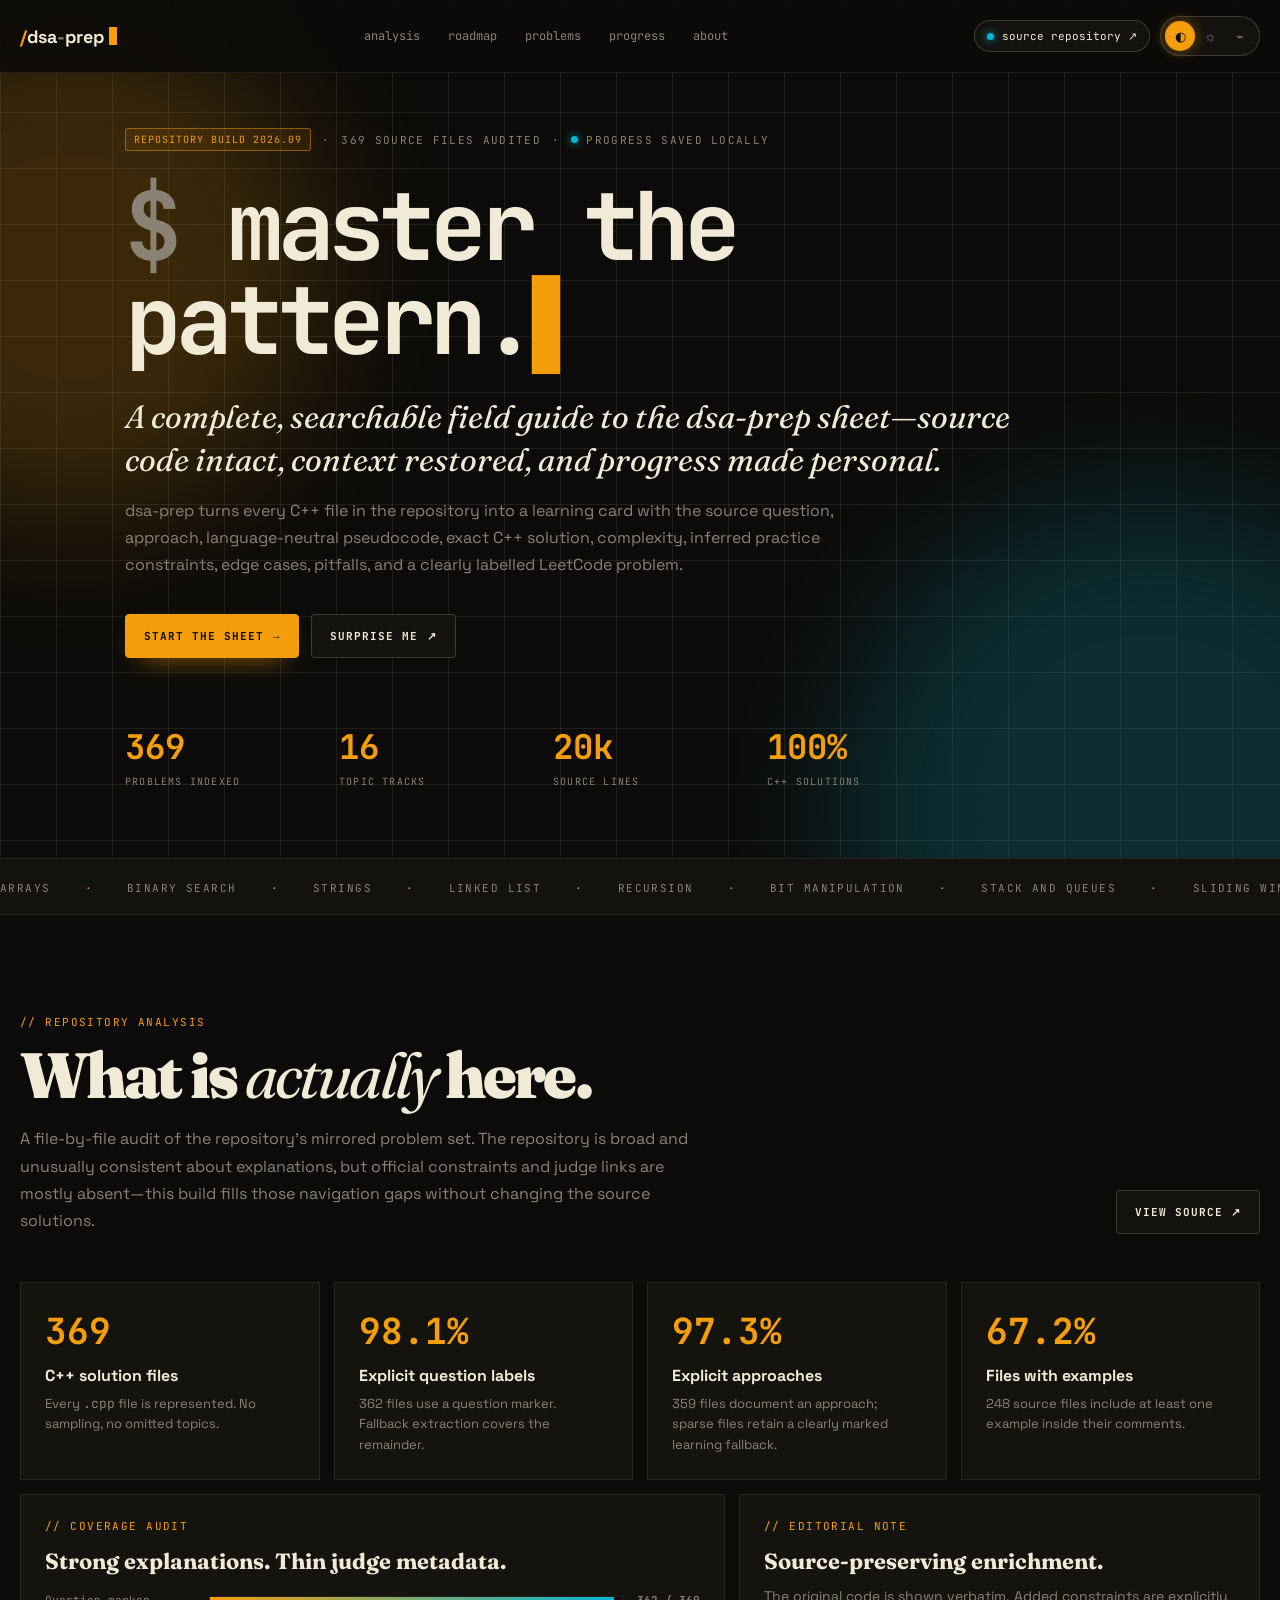
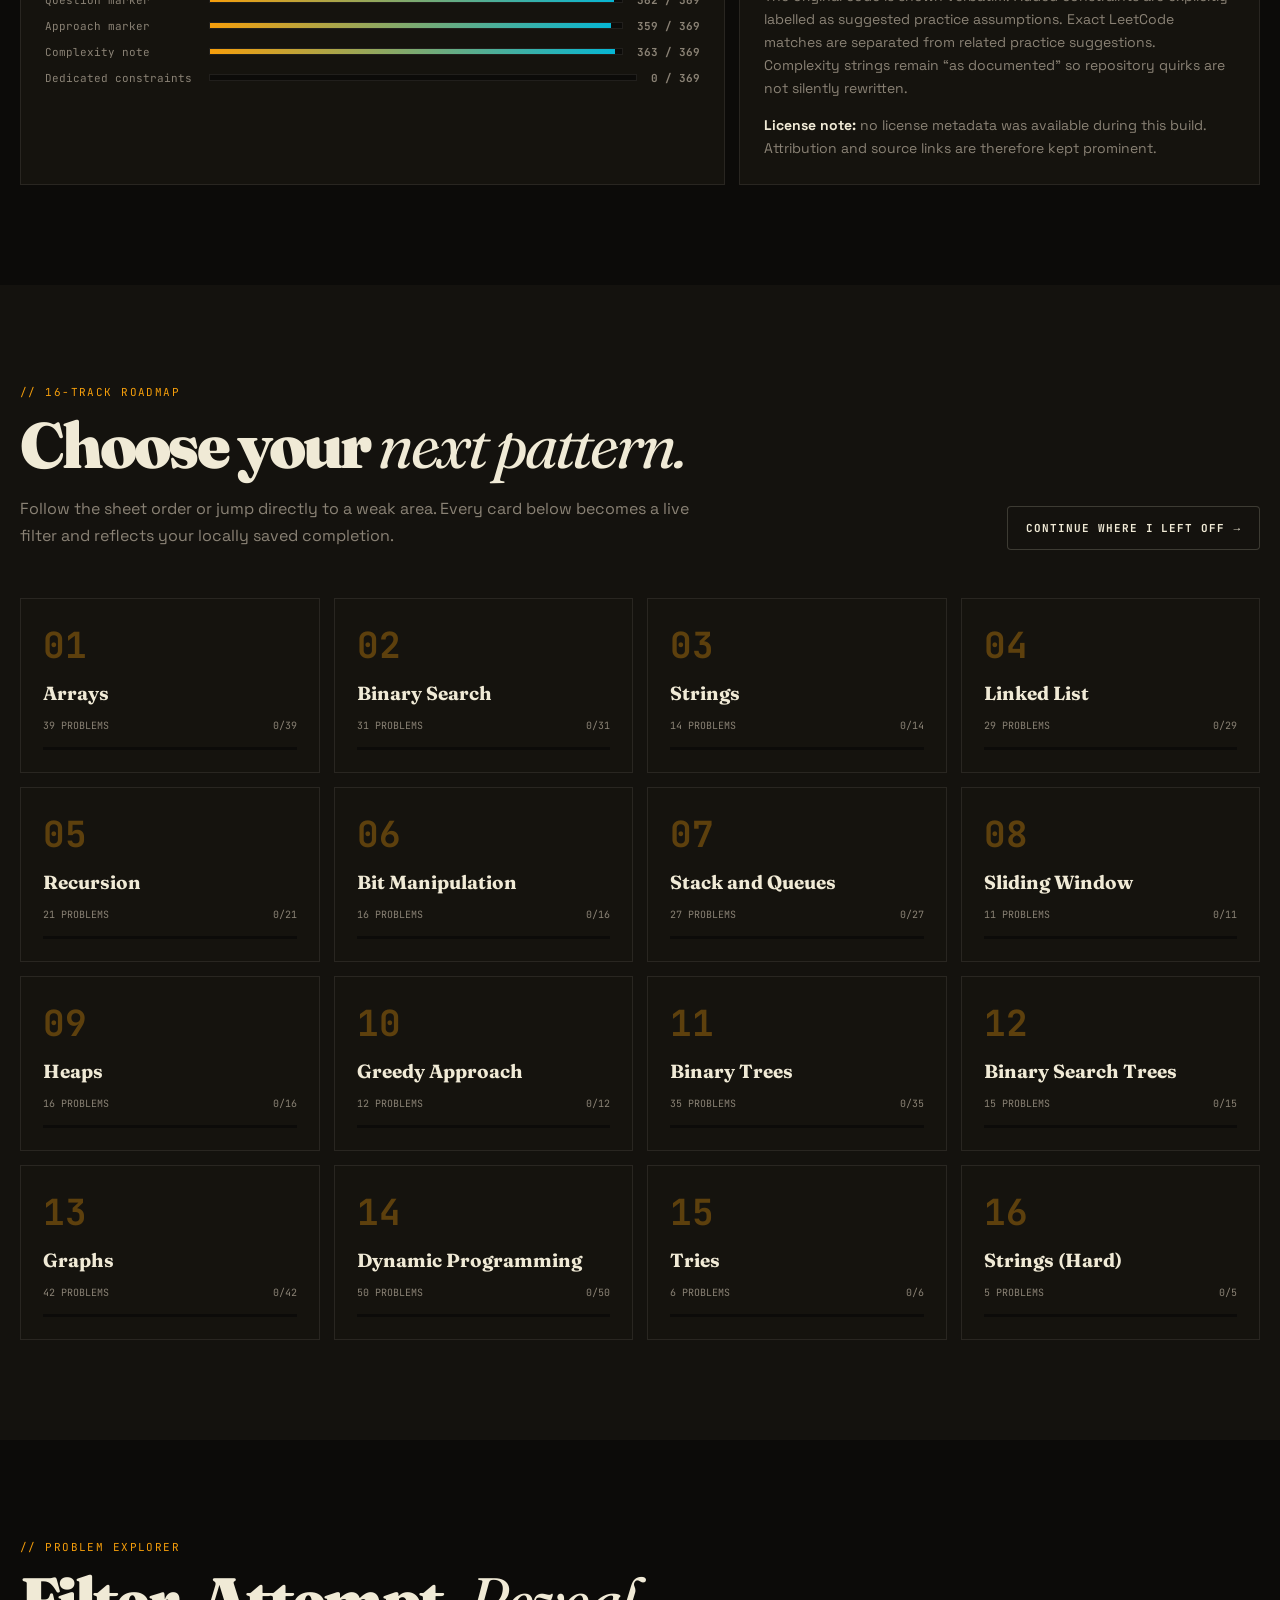
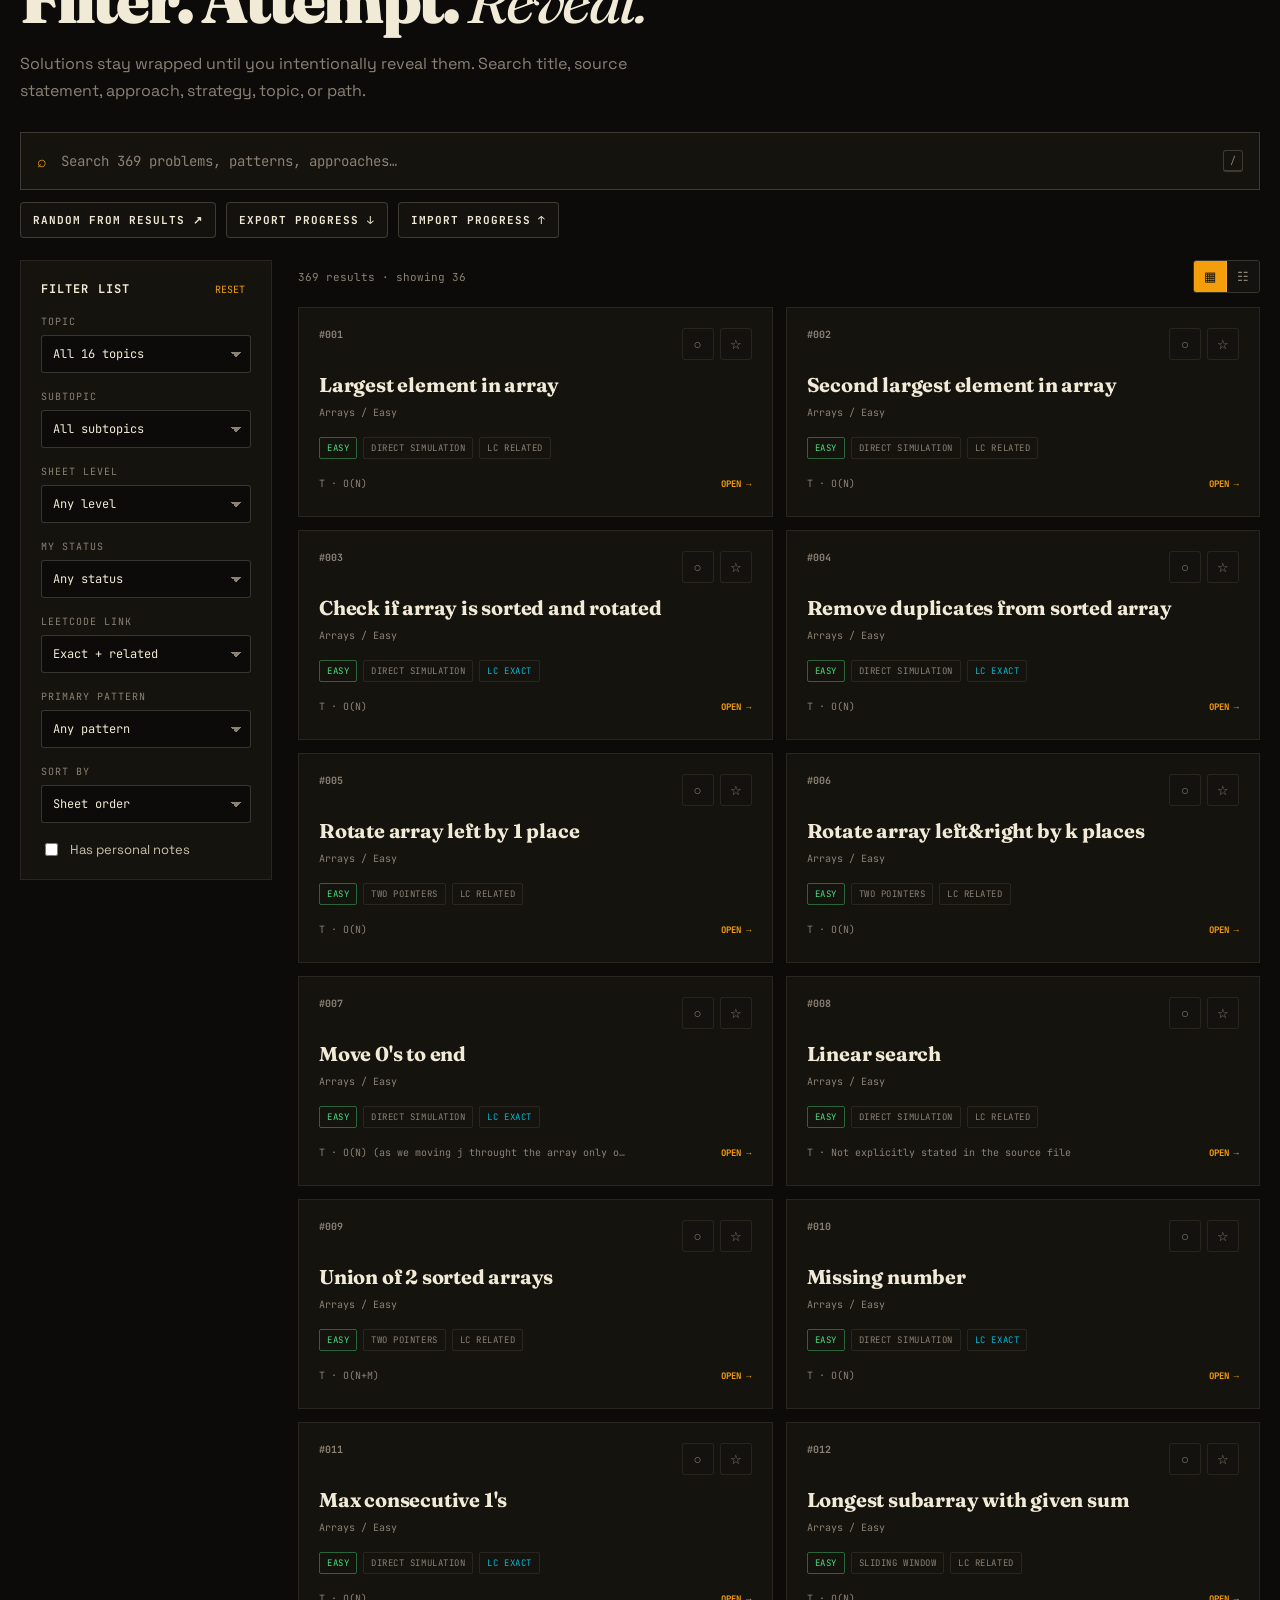
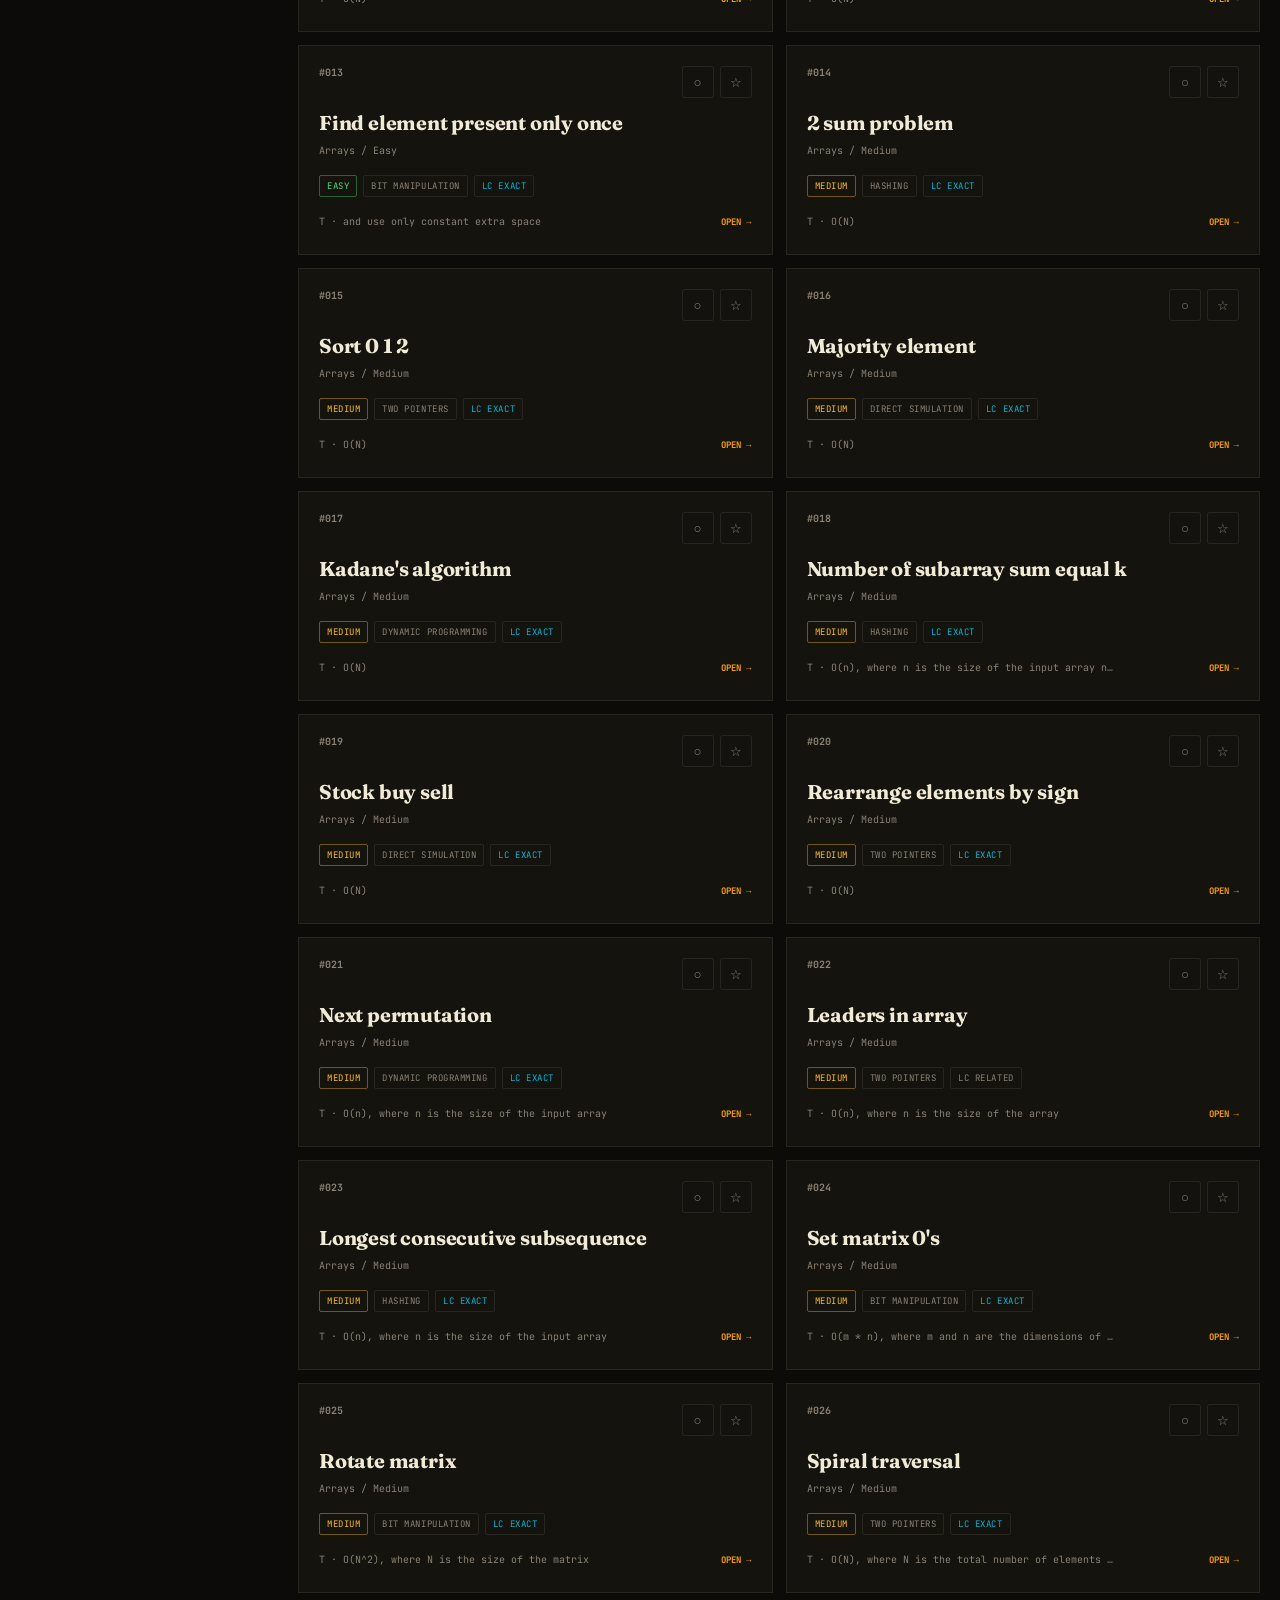
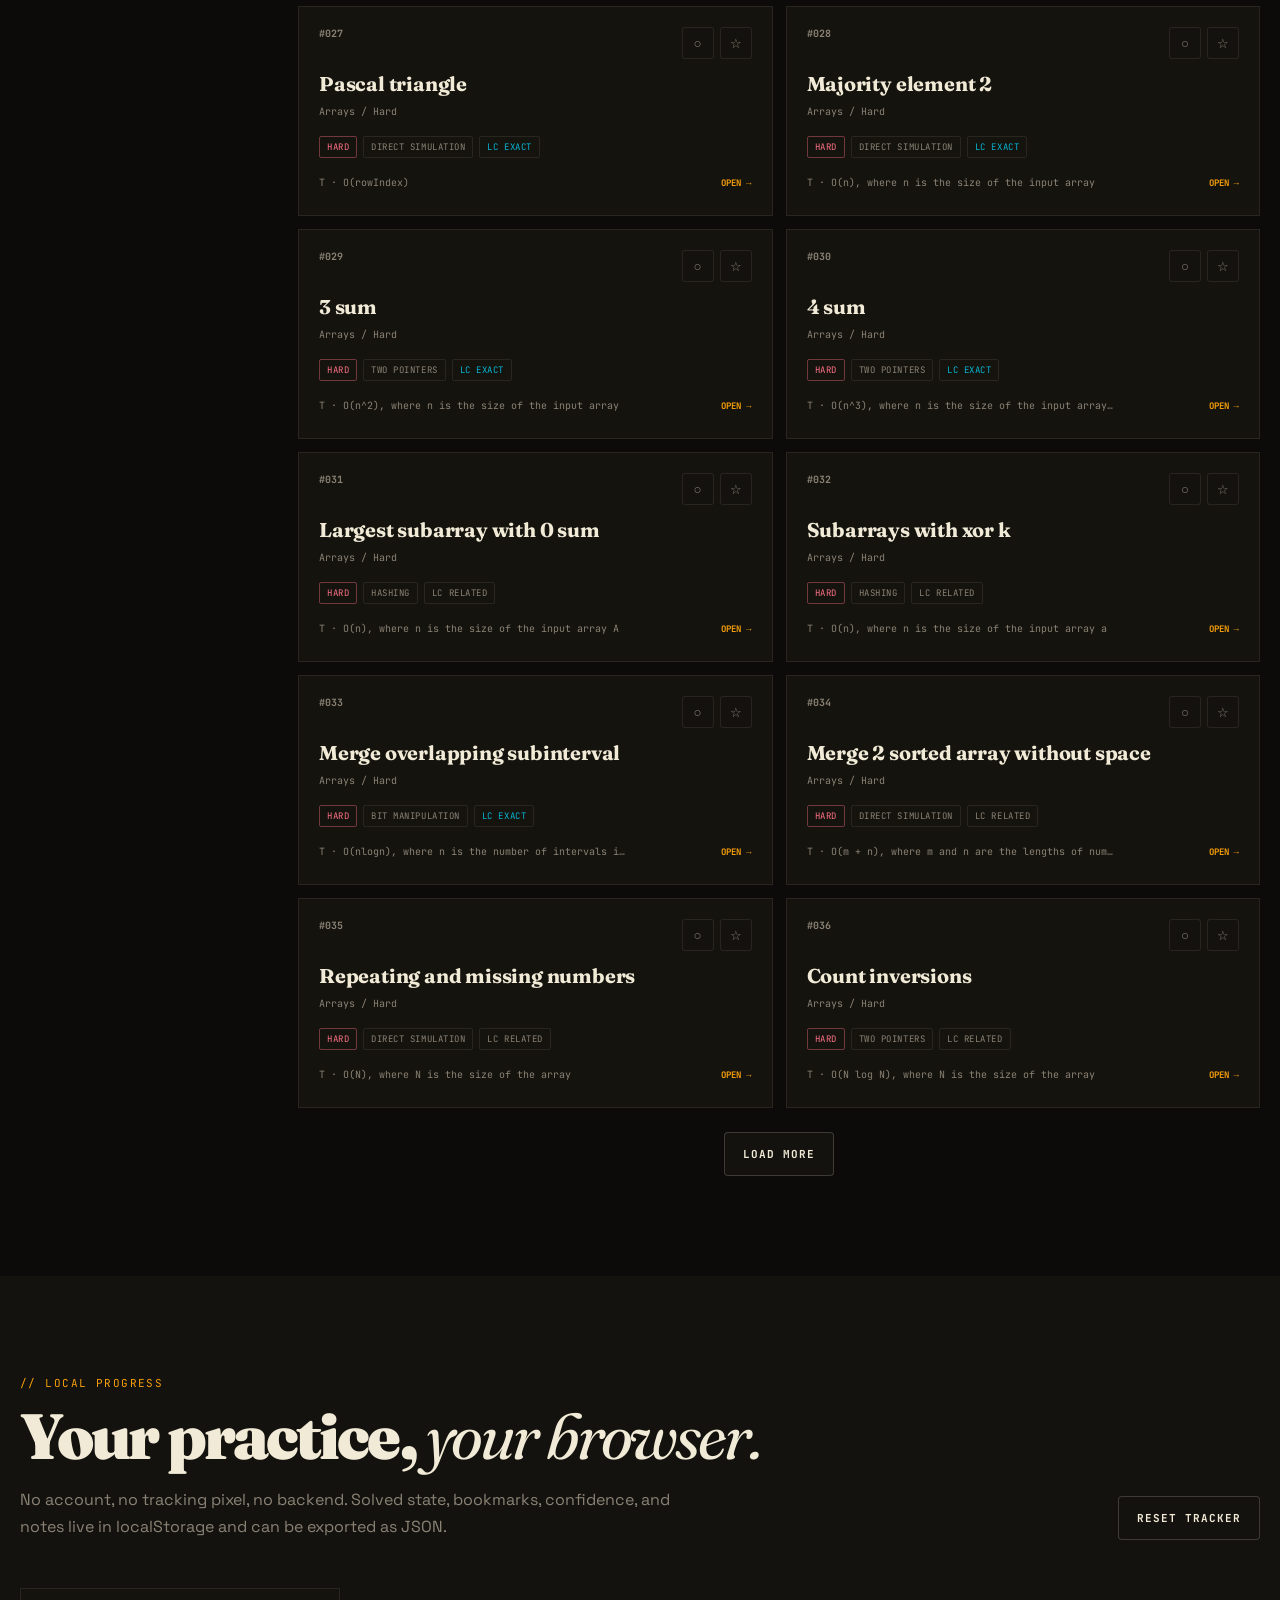
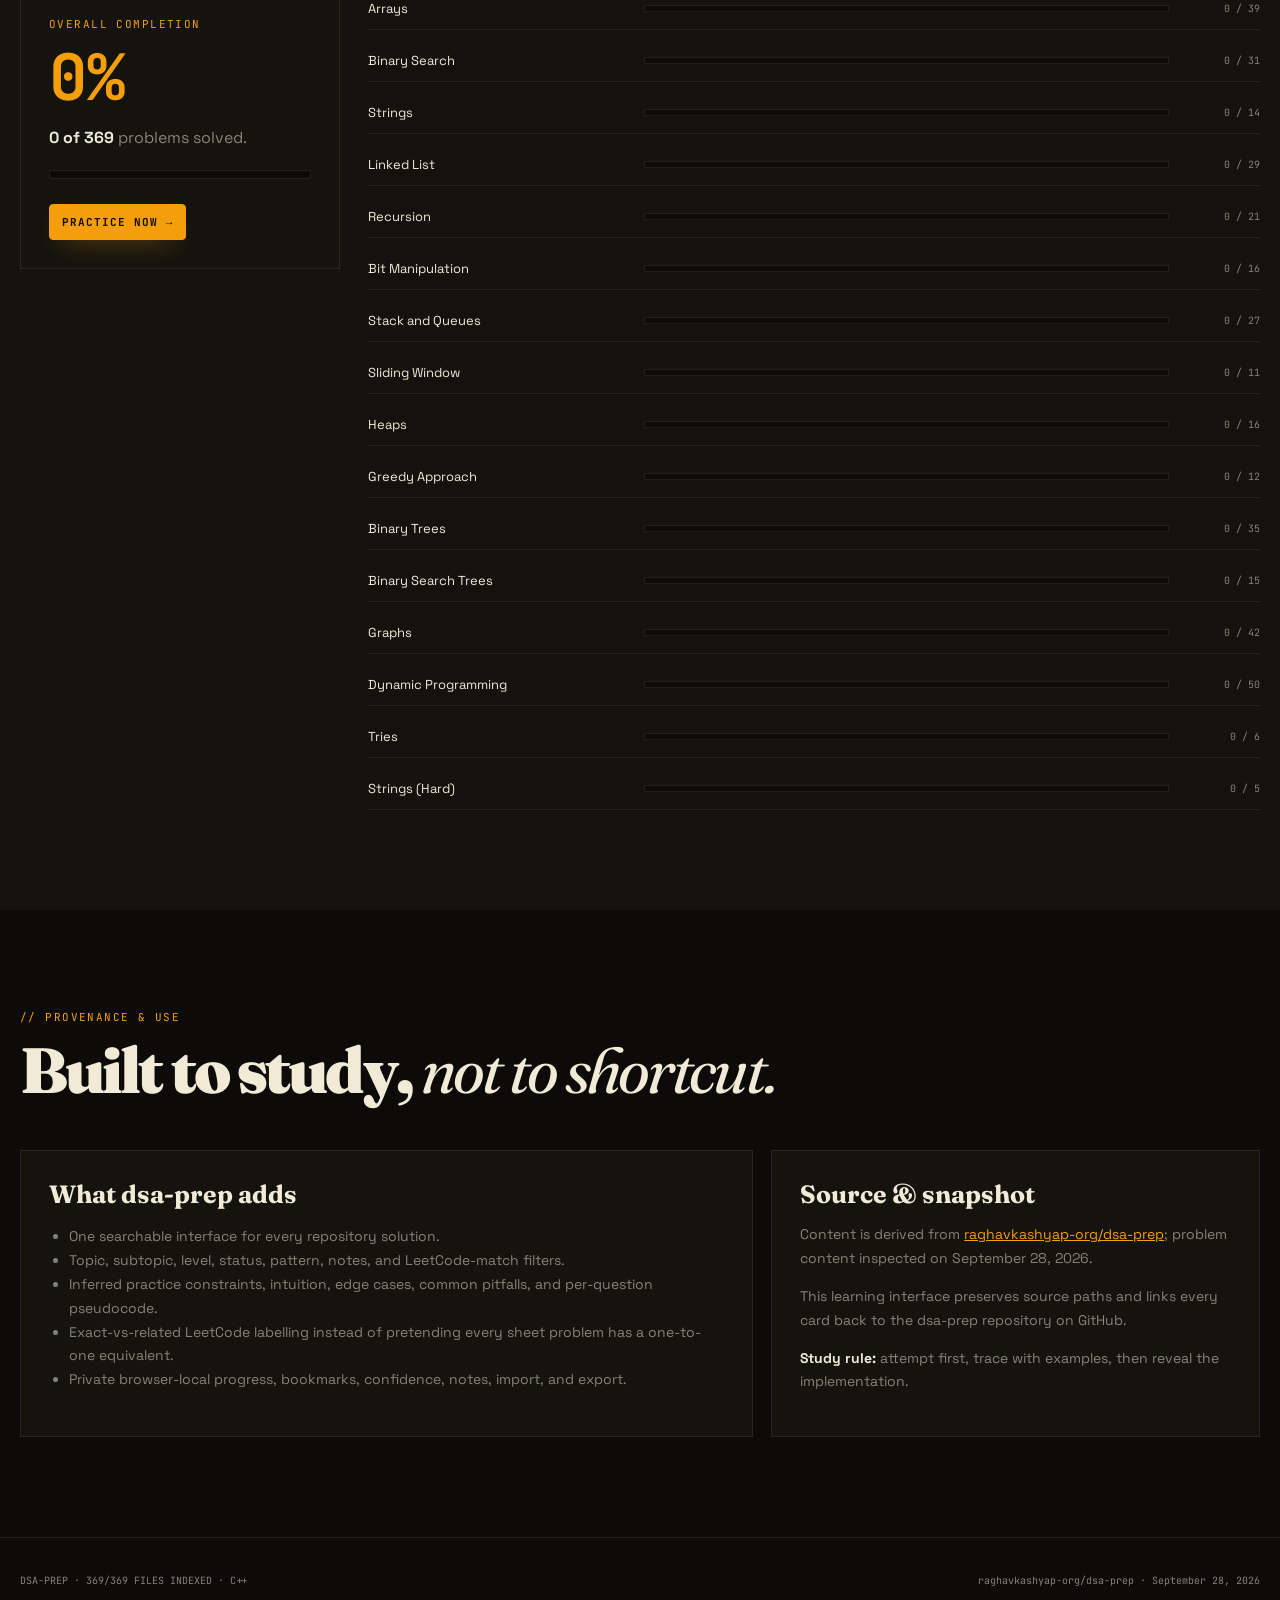
<file: src/index.html>
<!doctype html>
<html lang="en" data-theme="dark">
  <head>
    <meta charset="utf-8" />
    <meta name="viewport" content="width=device-width,initial-scale=1" />
    <meta
      name="description"
      content="A complete searchable learning interface for all 369 C++ solutions in the raghavkashyap-org/dsa-prep repository."
    />
    <meta name="color-scheme" content="dark light" />
    <title>dsa-prep — 369 DSA Problems, Explained</title>
    <link rel="stylesheet" href="styles/fonts.css" />
    <link rel="stylesheet" href="styles/themes.css" />
    <link rel="stylesheet" href="styles/base.css" />
    <link rel="stylesheet" href="styles/components.css" />
  </head>
  <body>
    <div class="progress-bar" id="readingProgress"></div>
    <header class="topbar">
      <nav class="shell nav">
        <a class="brand" href="#home"
          ><span class="slash">/</span>dsa<span class="dim">-</span>prep<span
            class="cursor-block"
          ></span
        ></a>
        <div class="navlinks">
          <a href="#analysis">analysis</a><a href="#roadmap">roadmap</a
          ><a href="#problems">problems</a><a href="#progress">progress</a
          ><a href="#about">about</a>
        </div>
        <div class="nav-actions">
          <a
            class="github-pill"
            href="https://github.com/raghavkashyap-org/dsa-prep"
            target="_blank"
            rel="noopener"
            ><i class="live-dot"></i><span>source repository ↗</span></a
          >
          <div class="theme-switch" aria-label="Theme selector">
            <button class="theme-btn active" data-theme="dark" title="Dark theme">◐</button
            ><button class="theme-btn" data-theme="light" title="Light theme">☼</button
            ><button class="theme-btn" data-theme="cyber" title="Cyber theme">⌁</button>
          </div>
        </div>
      </nav>
    </header>
    <main>
      <section class="hero" id="home">
        <div class="orb one"></div>
        <div class="orb two"></div>
        <div class="shell hero-inner">
          <div class="eyebrow">
            <span class="tag">repository build 2026.09</span><span>·</span
            ><span>369 source files audited</span><span>·</span
            ><span style="display: flex; align-items: center; gap: 8px"
              ><i class="live-dot"></i> progress saved locally</span
            >
          </div>
          <h1>
            <span class="prompt">$</span>
            <span id="typewriter" class="type-cursor"></span>
          </h1>
          <p class="hero-lede">
            A complete, searchable field guide to the dsa-prep sheet—source code intact, context
            restored, and progress made personal.
          </p>
          <p class="hero-copy">
            dsa-prep turns every C++ file in the repository into a learning card with the source
            question, approach, language-neutral pseudocode, exact C++ solution, complexity,
            inferred practice constraints, edge cases, pitfalls, and a clearly labelled LeetCode
            problem.
          </p>
          <div class="button-row">
            <a class="btn btn-primary" href="#problems">Start the sheet <span>→</span></a
            ><button class="btn btn-ghost" id="heroRandom">Surprise me <span>↗</span></button>
          </div>
          <div class="hero-stats">
            <div class="hero-stat"><strong>369</strong><span>problems indexed</span></div>
            <div class="hero-stat"><strong>16</strong><span>topic tracks</span></div>
            <div class="hero-stat"><strong>20k</strong><span>source lines</span></div>
            <div class="hero-stat"><strong>100%</strong><span>C++ solutions</span></div>
          </div>
        </div>
      </section>
      <div class="marquee-wrap">
        <div class="marquee">
          <span>Arrays</span><span style="color: var(--accent)">·</span><span>Binary Search</span
          ><span style="color: var(--accent)">·</span><span>Strings</span
          ><span style="color: var(--accent)">·</span><span>Linked List</span
          ><span style="color: var(--accent)">·</span><span>Recursion</span
          ><span style="color: var(--accent)">·</span><span>Bit Manipulation</span
          ><span style="color: var(--accent)">·</span><span>Stack and Queues</span
          ><span style="color: var(--accent)">·</span><span>Sliding Window</span
          ><span style="color: var(--accent)">·</span><span>Heaps</span
          ><span style="color: var(--accent)">·</span><span>Greedy Approach</span
          ><span style="color: var(--accent)">·</span><span>Binary Trees</span
          ><span style="color: var(--accent)">·</span><span>Binary Search Trees</span
          ><span style="color: var(--accent)">·</span><span>Graphs</span
          ><span style="color: var(--accent)">·</span><span>Dynamic Programming</span
          ><span style="color: var(--accent)">·</span><span>Tries</span
          ><span style="color: var(--accent)">·</span><span>Strings (Hard)</span
          ><span style="color: var(--accent)">·</span><span>Arrays</span
          ><span style="color: var(--accent)">·</span><span>Binary Search</span
          ><span style="color: var(--accent)">·</span><span>Strings</span
          ><span style="color: var(--accent)">·</span><span>Linked List</span
          ><span style="color: var(--accent)">·</span><span>Recursion</span
          ><span style="color: var(--accent)">·</span><span>Bit Manipulation</span
          ><span style="color: var(--accent)">·</span><span>Stack and Queues</span
          ><span style="color: var(--accent)">·</span><span>Sliding Window</span
          ><span style="color: var(--accent)">·</span><span>Heaps</span
          ><span style="color: var(--accent)">·</span><span>Greedy Approach</span
          ><span style="color: var(--accent)">·</span><span>Binary Trees</span
          ><span style="color: var(--accent)">·</span><span>Binary Search Trees</span
          ><span style="color: var(--accent)">·</span><span>Graphs</span
          ><span style="color: var(--accent)">·</span><span>Dynamic Programming</span
          ><span style="color: var(--accent)">·</span><span>Tries</span
          ><span style="color: var(--accent)">·</span><span>Strings (Hard)</span
          ><span style="color: var(--accent)">·</span>
        </div>
      </div>
      <section class="section" id="analysis">
        <div class="shell">
          <div class="section-head reveal">
            <div>
              <div class="kicker">// repository analysis</div>
              <h2>What is <em>actually</em> here.</h2>
              <p class="section-sub">
                A file-by-file audit of the repository’s mirrored problem set. The repository is
                broad and unusually consistent about explanations, but official constraints and
                judge links are mostly absent—this build fills those navigation gaps without
                changing the source solutions.
              </p>
            </div>
            <a
              class="btn btn-ghost"
              href="https://github.com/raghavkashyap-org/dsa-prep"
              target="_blank"
              rel="noopener"
              >View source ↗</a
            >
          </div>
          <div class="analysis-grid reveal">
            <article class="metric-card">
              <div class="metric-value">369</div>
              <div class="metric-label">C++ solution files</div>
              <div class="metric-note">
                Every <code>.cpp</code> file is represented. No sampling, no omitted topics.
              </div>
            </article>
            <article class="metric-card">
              <div class="metric-value">98.1%</div>
              <div class="metric-label">Explicit question labels</div>
              <div class="metric-note">
                362 files use a question marker. Fallback extraction covers the remainder.
              </div>
            </article>
            <article class="metric-card">
              <div class="metric-value">97.3%</div>
              <div class="metric-label">Explicit approaches</div>
              <div class="metric-note">
                359 files document an approach; sparse files retain a clearly marked learning
                fallback.
              </div>
            </article>
            <article class="metric-card">
              <div class="metric-value">67.2%</div>
              <div class="metric-label">Files with examples</div>
              <div class="metric-note">
                248 source files include at least one example inside their comments.
              </div>
            </article>
          </div>
          <div class="repo-note reveal">
            <article class="feature-card">
              <div class="kicker">// coverage audit</div>
              <h3>Strong explanations. Thin judge metadata.</h3>
              <div class="audit-list">
                <div class="audit-row">
                  <span>Question marker</span>
                  <div class="bar"><i style="width: 98.1%"></i></div>
                  <b>362 / 369</b>
                </div>
                <div class="audit-row">
                  <span>Approach marker</span>
                  <div class="bar"><i style="width: 97.3%"></i></div>
                  <b>359 / 369</b>
                </div>
                <div class="audit-row">
                  <span>Complexity note</span>
                  <div class="bar"><i style="width: 98.4%"></i></div>
                  <b>363 / 369</b>
                </div>
                <div class="audit-row">
                  <span>Dedicated constraints</span>
                  <div class="bar"><i style="width: 0%"></i></div>
                  <b>0 / 369</b>
                </div>
              </div>
            </article>
            <article class="feature-card">
              <div class="kicker">// editorial note</div>
              <h3>Source-preserving enrichment.</h3>
              <p>
                The original code is shown verbatim. Added constraints are explicitly labelled as
                suggested practice assumptions. Exact LeetCode matches are separated from related
                practice suggestions. Complexity strings remain “as documented” so repository quirks
                are not silently rewritten.
              </p>
              <p style="margin-top: 14px">
                <strong style="color: var(--fg)">License note:</strong> no license metadata was
                available during this build. Attribution and source links are therefore kept
                prominent.
              </p>
            </article>
          </div>
        </div>
      </section>
      <section class="section alt" id="roadmap">
        <div class="shell">
          <div class="section-head reveal">
            <div>
              <div class="kicker">// 16-track roadmap</div>
              <h2>Choose your <em>next pattern.</em></h2>
              <p class="section-sub">
                Follow the sheet order or jump directly to a weak area. Every card below becomes a
                live filter and reflects your locally saved completion.
              </p>
            </div>
            <button class="btn btn-ghost" id="continueBtn">Continue where I left off →</button>
          </div>
          <div class="topic-grid" id="topicGrid"></div>
        </div>
      </section>
      <section class="section" id="problems">
        <div class="shell">
          <div class="section-head explorer-head reveal">
            <div>
              <div class="kicker">// problem explorer</div>
              <h2>Filter. Attempt. <em>Reveal.</em></h2>
              <p class="section-sub">
                Solutions stay wrapped until you intentionally reveal them. Search title, source
                statement, approach, strategy, topic, or path.
              </p>
            </div>
          </div>
          <div class="searchbar">
            <span style="color: var(--accent)">⌕</span
            ><input
              id="searchInput"
              type="search"
              placeholder="Search 369 problems, patterns, approaches…"
              autocomplete="off"
            /><span class="keycap">/</span>
          </div>
          <div class="toolbar">
            <button class="btn btn-ghost btn-small mobile-filter" id="openFilters">Filters</button
            ><button class="btn btn-ghost btn-small" id="randomBtn">Random from results ↗</button
            ><button class="btn btn-ghost btn-small" id="exportBtn">Export progress ↓</button
            ><button class="btn btn-ghost btn-small" id="importBtn">Import progress ↑</button
            ><input id="importFile" type="file" accept="application/json" hidden />
          </div>
          <div class="result-layout" style="margin-top: 22px">
            <aside class="filters" id="filtersPanel">
              <button
                class="drawer-close filter-sheet-close"
                id="closeFilters"
                aria-label="Close filters"
              >
                ×
              </button>
              <div class="filter-title">
                <span>Filter list</span
                ><button class="filter-reset" id="resetFilters">Reset</button>
              </div>
              <div class="filter-group">
                <label for="topicFilter">Topic</label
                ><select class="select" id="topicFilter">
                  <option value="">All 16 topics</option>
                </select>
              </div>
              <div class="filter-group">
                <label for="subtopicFilter">Subtopic</label
                ><select class="select" id="subtopicFilter">
                  <option value="">All subtopics</option>
                </select>
              </div>
              <div class="filter-group">
                <label for="difficultyFilter">Sheet level</label
                ><select class="select" id="difficultyFilter">
                  <option value="">Any level</option>
                  <option>Foundation</option>
                  <option>Easy</option>
                  <option>Medium</option>
                  <option>Hard</option>
                </select>
              </div>
              <div class="filter-group">
                <label for="statusFilter">My status</label
                ><select class="select" id="statusFilter">
                  <option value="">Any status</option>
                  <option value="todo">Not solved</option>
                  <option value="solved">Solved</option>
                  <option value="bookmarked">Bookmarked</option>
                  <option value="review">Needs practice</option>
                </select>
              </div>
              <div class="filter-group">
                <label for="linkFilter">LeetCode link</label
                ><select class="select" id="linkFilter">
                  <option value="">Exact + related</option>
                  <option value="exact">Exact match</option>
                  <option value="related">Related practice</option>
                </select>
              </div>
              <div class="filter-group">
                <label for="strategyFilter">Primary pattern</label
                ><select class="select" id="strategyFilter">
                  <option value="">Any pattern</option>
                </select>
              </div>
              <div class="filter-group">
                <label for="sortFilter">Sort by</label
                ><select class="select" id="sortFilter">
                  <option value="sheet">Sheet order</option>
                  <option value="az">Title A–Z</option>
                  <option value="difficulty">Difficulty</option>
                  <option value="unsolved">Unsolved first</option>
                </select>
              </div>
              <label class="filter-check"
                ><input type="checkbox" id="notesOnly" /> Has personal notes</label
              >
            </aside>
            <div>
              <div class="results-top">
                <span id="resultCount">369 results</span>
                <div class="view-switch">
                  <button class="active" data-view="grid" title="Card view">▦</button
                  ><button data-view="compact" title="Compact view">☷</button>
                </div>
              </div>
              <div class="problem-grid" id="problemGrid"></div>
              <div class="load-wrap">
                <button class="btn btn-ghost" id="loadMore">Load more</button>
              </div>
            </div>
          </div>
        </div>
      </section>
      <section class="section alt" id="progress">
        <div class="shell">
          <div class="section-head reveal">
            <div>
              <div class="kicker">// local progress</div>
              <h2>Your practice, <em>your browser.</em></h2>
              <p class="section-sub">
                No account, no tracking pixel, no backend. Solved state, bookmarks, confidence, and
                notes live in localStorage and can be exported as JSON.
              </p>
            </div>
            <button class="btn btn-ghost" id="resetProgress">Reset tracker</button>
          </div>
          <div class="progress-summary">
            <aside class="progress-hero reveal">
              <div class="kicker">overall completion</div>
              <div class="progress-big" id="overallPercent">0%</div>
              <p style="color: var(--muted); line-height: 1.65">
                <strong id="solvedCount" style="color: var(--fg)">0 of 369</strong>
                problems solved.
              </p>
              <div class="bar" style="height: 9px; margin: 18px 0 25px">
                <i id="overallBar" style="width: 0%"></i>
              </div>
              <div class="button-row">
                <a class="btn btn-primary btn-small" href="#problems">Practice now →</a>
              </div>
            </aside>
            <div class="progress-list reveal" id="progressList"></div>
          </div>
        </div>
      </section>
      <section class="section" id="about">
        <div class="shell">
          <div class="section-head reveal">
            <div>
              <div class="kicker">// provenance & use</div>
              <h2>Built to study, <em>not to shortcut.</em></h2>
            </div>
          </div>
          <div class="about-grid reveal">
            <article class="about-card">
              <h3>What dsa-prep adds</h3>
              <ul>
                <li>One searchable interface for every repository solution.</li>
                <li>Topic, subtopic, level, status, pattern, notes, and LeetCode-match filters.</li>
                <li>
                  Inferred practice constraints, intuition, edge cases, common pitfalls, and
                  per-question pseudocode.
                </li>
                <li>
                  Exact-vs-related LeetCode labelling instead of pretending every sheet problem has
                  a one-to-one equivalent.
                </li>
                <li>
                  Private browser-local progress, bookmarks, confidence, notes, import, and export.
                </li>
              </ul>
            </article>
            <article class="about-card">
              <h3>Source & snapshot</h3>
              <p>
                Content is derived from
                <a
                  href="https://github.com/raghavkashyap-org/dsa-prep"
                  target="_blank"
                  rel="noopener"
                  style="color: var(--accent)"
                  >raghavkashyap-org/dsa-prep</a
                >; problem content inspected on September 28, 2026.
              </p>
              <p>
                This learning interface preserves source paths and links every card back to the
                dsa-prep repository on GitHub.
              </p>
              <p>
                <strong style="color: var(--fg)">Study rule:</strong> attempt first, trace with
                examples, then reveal the implementation.
              </p>
            </article>
          </div>
        </div>
      </section>
    </main>
    <footer class="footer">
      <div class="shell footer-row">
        <span>DSA-PREP · 369/369 FILES INDEXED · C++</span
        ><span>raghavkashyap-org/dsa-prep · September 28, 2026</span>
      </div>
    </footer>
    <div class="drawer-overlay" id="drawerOverlay" aria-hidden="true">
      <article class="drawer" role="dialog" aria-modal="true" aria-labelledby="drawerTitle">
        <button class="drawer-close" id="drawerClose" aria-label="Close problem">×</button>
        <div class="drawer-body" id="drawerBody"></div>
      </article>
    </div>
    <div class="toast" id="toast"></div>
    <script>
      (() => {
        'use strict';
        const problems = JSON.parse(document.getElementById('problemData').textContent);
        const meta = JSON.parse(document.getElementById('siteMeta').textContent);
        const $ = (s, root = document) => root.querySelector(s);
        const $$ = (s, root = document) => [...root.querySelectorAll(s)];
        const topicOrder = [...new Set(problems.map((p) => p.topic))];
        const strategies = [...new Set(problems.map((p) => p.strategy))].sort();
        const ui = {
          page: 1,
          perPage: 36,
          view: 'grid',
          activeProblem: null,
          solutionVisible: false,
        };
        const emptyState = {
          solved: {},
          bookmarks: {},
          confidence: {},
          notes: {},
          lastOpened: null,
        };
        let tracker = loadTracker();
        function loadTracker() {
          try {
            return {
              ...emptyState,
              ...JSON.parse(localStorage.getItem('dsa-prep-progress') || '{}'),
            };
          } catch (e) {
            return structuredClone(emptyState);
          }
        }
        function saveTracker() {
          try {
            localStorage.setItem('dsa-prep-progress', JSON.stringify(tracker));
          } catch (e) {}
          renderProgress();
          renderTopicGrid();
        }
        function esc(v = '') {
          return String(v).replace(
            /[&<>"']/g,
            (c) =>
              ({
                '&': '&amp;',
                '<': '&lt;',
                '>': '&gt;',
                '"': '&quot;',
                "'": '&#39;',
              })[c],
          );
        }
        function slugClass(v) {
          return 'diff-' + String(v).toLowerCase();
        }
        function toast(message) {
          const el = $('#toast');
          el.textContent = message;
          el.classList.add('show');
          clearTimeout(toast.t);
          toast.t = setTimeout(() => el.classList.remove('show'), 1800);
        }
        function populateSelect(el, values, label) {
          el.innerHTML =
            `<option value="">${label}</option>` +
            values.map((v) => `<option value="${esc(v)}">${esc(v)}</option>`).join('');
        }
        populateSelect($('#topicFilter'), topicOrder, 'All 16 topics');
        populateSelect($('#strategyFilter'), strategies, 'Any pattern');
        function updateSubtopics() {
          const topic = $('#topicFilter').value;
          const values = [
            ...new Set(problems.filter((p) => !topic || p.topic === topic).map((p) => p.subtopic)),
          ].sort();
          const old = $('#subtopicFilter').value;
          populateSelect($('#subtopicFilter'), values, 'All subtopics');
          if (values.includes(old)) $('#subtopicFilter').value = old;
        }
        updateSubtopics();
        const filterIds = [
          'topicFilter',
          'subtopicFilter',
          'difficultyFilter',
          'statusFilter',
          'linkFilter',
          'strategyFilter',
          'sortFilter',
        ];
        filterIds.forEach((id) =>
          $('#' + id).addEventListener('change', () => {
            if (id === 'topicFilter') updateSubtopics();
            ui.page = 1;
            renderProblems();
          }),
        );
        $('#notesOnly').addEventListener('change', () => {
          ui.page = 1;
          renderProblems();
        });
        let searchTimer;
        $('#searchInput').addEventListener('input', () => {
          clearTimeout(searchTimer);
          searchTimer = setTimeout(() => {
            ui.page = 1;
            renderProblems();
          }, 100);
        });
        function filtered() {
          const q = $('#searchInput').value.trim().toLowerCase(),
            topic = $('#topicFilter').value,
            sub = $('#subtopicFilter').value,
            diff = $('#difficultyFilter').value,
            status = $('#statusFilter').value,
            link = $('#linkFilter').value,
            strategy = $('#strategyFilter').value;
          let rows = problems.filter((p) => {
            if (q) {
              const hay = [
                p.title,
                p.topic,
                p.subtopic,
                p.question,
                p.approach,
                p.strategy,
                p.repoPath,
                ...p.tags,
              ]
                .join(' ')
                .toLowerCase();
              if (!hay.includes(q)) return false;
            }
            if (topic && p.topic !== topic) return false;
            if (sub && p.subtopic !== sub) return false;
            if (diff && p.difficulty !== diff) return false;
            if (link && p.leetcode.match !== link) return false;
            if (strategy && p.strategy !== strategy) return false;
            if (status === 'todo' && tracker.solved[p.id]) return false;
            if (status === 'solved' && !tracker.solved[p.id]) return false;
            if (status === 'bookmarked' && !tracker.bookmarks[p.id]) return false;
            if (status === 'review' && tracker.confidence[p.id] !== 'Practicing') return false;
            if ($('#notesOnly').checked && !String(tracker.notes[p.id] || '').trim()) return false;
            return true;
          });
          const sort = $('#sortFilter').value,
            rank = { Foundation: 0, Easy: 1, Medium: 2, Hard: 3 };
          if (sort === 'az') rows.sort((a, b) => a.title.localeCompare(b.title));
          else if (sort === 'difficulty')
            rows.sort((a, b) => rank[a.difficulty] - rank[b.difficulty] || a.index - b.index);
          else if (sort === 'unsolved')
            rows.sort(
              (a, b) => !!tracker.solved[a.id] - !!tracker.solved[b.id] || a.index - b.index,
            );
          else rows.sort((a, b) => a.index - b.index);
          return rows;
        }
        function card(p) {
          const solved = !!tracker.solved[p.id],
            bookmarked = !!tracker.bookmarks[p.id];
          return `<article class="problem-card ${solved ? 'solved' : ''}" data-id="${p.id}" tabindex="0"><div class="card-top"><span class="sheet-index">#${String(p.index).padStart(3, '0')}</span><div class="card-actions"><button class="icon-btn solved ${solved ? 'active' : ''}" data-action="solve" aria-label="Mark solved">${solved ? '✓' : '○'}</button><button class="icon-btn ${bookmarked ? 'active' : ''}" data-action="bookmark" aria-label="Bookmark">${bookmarked ? '★' : '☆'}</button></div></div><h3>${esc(p.title)}</h3><div class="crumb">${esc(p.topic)} / ${esc(p.subtopic)}</div><div class="badges"><span class="badge ${slugClass(p.difficulty)}">${esc(p.difficulty)}</span><span class="badge">${esc(p.strategy)}</span><span class="badge ${p.leetcode.match === 'exact' ? 'exact' : ''}">${p.leetcode.match === 'exact' ? 'LC exact' : 'LC related'}</span></div><div class="card-bottom"><span class="complexity">T · ${esc(p.time)}</span><span class="open-label">open →</span></div></article>`;
        }
        function renderProblems() {
          const rows = filtered(),
            visible = rows.slice(0, ui.page * ui.perPage),
            grid = $('#problemGrid');
          grid.className = 'problem-grid' + (ui.view === 'compact' ? ' compact' : '');
          grid.innerHTML = visible.length
            ? visible.map(card).join('')
            : `<div class="empty"><div class="kicker">// no matches</div><strong>Try a broader search or reset the filter list.</strong></div>`;
          $('#resultCount').textContent =
            `${rows.length} result${rows.length === 1 ? '' : 's'} · showing ${visible.length}`;
          $('#loadMore').style.display = visible.length < rows.length ? 'inline-flex' : 'none';
          observeReveals();
        }
        $('#loadMore').addEventListener('click', () => {
          ui.page++;
          renderProblems();
        });
        $('#problemGrid').addEventListener('click', (e) => {
          const card = e.target.closest('.problem-card');
          if (!card) return;
          const action = e.target.closest('[data-action]');
          if (action) {
            e.stopPropagation();
            toggleAction(card.dataset.id, action.dataset.action);
            return;
          }
          openProblem(card.dataset.id);
        });
        $('#problemGrid').addEventListener('keydown', (e) => {
          if (e.key === 'Enter' && e.target.classList.contains('problem-card'))
            openProblem(e.target.dataset.id);
        });
        function toggleAction(id, action) {
          if (action === 'solve') tracker.solved[id] = !tracker.solved[id];
          else tracker.bookmarks[id] = !tracker.bookmarks[id];
          saveTracker();
          renderProblems();
          toast(
            action === 'solve'
              ? tracker.solved[id]
                ? 'Marked solved'
                : 'Moved to not solved'
              : tracker.bookmarks[id]
                ? 'Bookmarked'
                : 'Bookmark removed',
          );
        }
        $$('.view-switch button').forEach((btn) =>
          btn.addEventListener('click', () => {
            $$('.view-switch button').forEach((b) => b.classList.remove('active'));
            btn.classList.add('active');
            ui.view = btn.dataset.view;
            renderProblems();
          }),
        );
        function renderTopicGrid() {
          const grid = $('#topicGrid');
          grid.innerHTML = topicOrder
            .map((topic, i) => {
              const rows = problems.filter((p) => p.topic === topic),
                solved = rows.filter((p) => tracker.solved[p.id]).length,
                pct = Math.round((solved / rows.length) * 100);
              return `<button class="topic-card reveal" data-topic="${esc(topic)}"><span class="topic-num">${String(i + 1).padStart(2, '0')}</span><h3>${esc(topic)}</h3><div class="topic-meta"><span>${rows.length} problems</span><span>${solved}/${rows.length}</span></div><div class="topic-progress"><i style="width:${pct}%"></i></div></button>`;
            })
            .join('');
          observeReveals();
        }
        $('#topicGrid').addEventListener('click', (e) => {
          const card = e.target.closest('[data-topic]');
          if (!card) return;
          $('#topicFilter').value = card.dataset.topic;
          updateSubtopics();
          ui.page = 1;
          renderProblems();
          location.hash = 'problems';
        });
        function renderProgress() {
          const solved = problems.filter((p) => tracker.solved[p.id]).length,
            pct = Math.round((solved / problems.length) * 100);
          $('#overallPercent').textContent = pct + '%';
          $('#solvedCount').textContent = `${solved} of ${problems.length}`;
          $('#overallBar').style.width = pct + '%';
          $('#progressList').innerHTML = topicOrder
            .map((topic) => {
              const rows = problems.filter((p) => p.topic === topic),
                done = rows.filter((p) => tracker.solved[p.id]).length,
                part = Math.round((done / rows.length) * 100);
              return `<div class="progress-row"><span class="progress-name">${esc(topic)}</span><div class="bar"><i style="width:${part}%"></i></div><span class="progress-count">${done} / ${rows.length}</span></div>`;
            })
            .join('');
        }
        function detailMarkup(p) {
          const solved = !!tracker.solved[p.id],
            bookmark = !!tracker.bookmarks[p.id],
            confidence = tracker.confidence[p.id] || 'New';
          return `<div class="drawer-index">#${String(p.index).padStart(3, '0')} · ${esc(p.topic)} / ${esc(p.subtopic)}</div><h2 id="drawerTitle">${esc(p.title)}</h2><div class="badges"><span class="badge ${slugClass(p.difficulty)}">${esc(p.difficulty)}</span><span class="badge">${esc(p.strategy)}</span><span class="badge ${p.leetcode.match === 'exact' ? 'exact' : ''}">${p.leetcode.match === 'exact' ? 'Exact LeetCode match' : 'Related LeetCode practice'}</span><span class="badge">${p.codeLines} source lines</span></div><div class="drawer-links"><a class="btn btn-primary btn-small" href="${esc(p.leetcode.url)}" target="_blank" rel="noopener">${p.leetcode.match === 'exact' ? 'Open exact problem' : 'Try related problem'} ↗</a><a class="btn btn-ghost btn-small" href="${esc(p.sourceUrl)}" target="_blank" rel="noopener">GitHub source ↗</a><button class="btn btn-ghost btn-small" data-detail-action="share">Copy deep link</button></div><div class="tracker-strip"><button class="btn ${solved ? 'btn-primary' : 'btn-ghost'} btn-small" data-detail-action="solve">${solved ? '✓ Solved' : 'Mark solved'}</button><select class="select" id="confidenceSelect" aria-label="Confidence"><option ${confidence === 'New' ? 'selected' : ''}>New</option><option ${confidence === 'Practicing' ? 'selected' : ''}>Practicing</option><option ${confidence === 'Comfortable' ? 'selected' : ''}>Comfortable</option><option ${confidence === 'Mastered' ? 'selected' : ''}>Mastered</option></select><button class="btn btn-ghost btn-small" data-detail-action="bookmark">${bookmark ? '★ Bookmarked' : '☆ Bookmark'}</button><textarea id="problemNotes" placeholder="Private notes, mistakes, revisit cues…">${esc(tracker.notes[p.id] || '')}</textarea></div><section class="detail-section"><div class="kicker">// problem statement</div><h3>What you need to solve</h3><div class="detail-text">${esc(p.question)}</div></section><section class="detail-section"><div class="kicker">// suggested practice assumptions</div><h3>Constraints to reason against</h3><div class="callout">These are inferred practice constraints, not official judge constraints from the repository. Check the linked platform before submitting.</div><div class="constraint-grid">${p.constraints.map((x, i) => `<div class="mini-panel"><h4>0${i + 1}</h4><p>${esc(x)}</p></div>`).join('')}</div></section><section class="detail-section"><div class="kicker">// intuition</div><h3>The pattern behind it</h3><div class="detail-text">${esc(p.intuition)}</div></section><section class="detail-section"><div class="kicker">// repository approach</div><h3>How the source solves it</h3><div class="detail-text">${esc(p.approach)}</div></section><section class="detail-section"><div class="kicker">// complexity as documented</div><div class="complexity-grid"><div class="mini-panel"><h4>Time complexity</h4><p>${esc(p.time)}</p></div><div class="mini-panel"><h4>Space complexity</h4><p>${esc(p.space)}</p></div></div></section><section class="detail-section"><div class="notes-grid"><div class="mini-panel"><h4>Edge cases to test</h4><ul>${p.edgeCases.map((x) => `<li>${esc(x)}</li>`).join('')}</ul></div><div class="mini-panel"><h4>Common pitfalls</h4><ul>${p.pitfalls.map((x) => `<li>${esc(x)}</li>`).join('')}</ul></div></div></section><section class="detail-section"><div class="kicker">// implementation views</div><h3>Choose your reveal level</h3><div class="solution-gate" id="solutionGate"><p>Start with language-neutral pseudocode, or reveal the exact C++ repository file when you are ready.</p><div class="button-row" style="justify-content:center"><button class="btn btn-ghost" data-detail-action="pseudo">View pseudocode</button><button class="btn btn-primary" data-detail-action="reveal">Reveal C++ solution</button></div></div><div class="code-window" id="pseudoWindow" style="margin-top:14px"><div class="code-head"><div style="display:flex;align-items:center"><span class="traffic"><i></i><i></i><i></i></span><span class="code-title">${esc(p.id)}.pseudocode · generated from the repository approach</span></div><button class="btn btn-ghost btn-small" data-detail-action="copyPseudo">Copy</button></div><pre><code id="pseudoCode">${esc(p.pseudocode)}</code></pre></div><div class="code-window" id="codeWindow" style="margin-top:14px"><div class="code-head"><div style="display:flex;align-items:center"><span class="traffic"><i></i><i></i><i></i></span><span class="code-title">${esc(p.repoPath)}</span></div><button class="btn btn-ghost btn-small" data-detail-action="copy">Copy</button></div><pre><code id="sourceCode"></code></pre></div></section><section class="detail-section"><div class="kicker">// practice bridge</div><h3>${p.leetcode.match === 'exact' ? 'Same problem on LeetCode' : 'Closest useful LeetCode follow-up'}</h3><div class="mini-panel"><h4>${p.leetcode.match === 'exact' ? 'Exact match' : 'Related, not identical'}</h4><p><strong style="color:var(--fg)">${esc(p.leetcode.title)}</strong> · ${esc(p.leetcode.difficulty)}${p.leetcode.paid ? ' · Premium' : ''}</p><p>${p.leetcode.match === 'exact' ? 'The problem contract is confidently equivalent to this repository item.' : 'Use this to practise the nearest overlapping pattern; read its statement independently because the contract differs.'}</p><a class="btn btn-ghost btn-small" href="${esc(p.leetcode.url)}" target="_blank" rel="noopener">Open LeetCode ↗</a></div></section>`;
        }
        function openProblem(id, updateHash = true) {
          const p = problems.find((x) => x.id === id);
          if (!p) return;
          ui.activeProblem = p;
          ui.solutionVisible = false;
          tracker.lastOpened = id;
          saveTracker();
          $('#drawerBody').innerHTML = detailMarkup(p);
          $('#drawerOverlay').classList.add('open');
          $('#drawerOverlay').setAttribute('aria-hidden', 'false');
          document.body.classList.add('no-scroll');
          if (updateHash) history.replaceState(null, '', '#problem=' + id);
          setTimeout(() => $('#drawerClose').focus(), 50);
          bindDetail();
        }
        function closeProblem(updateHash = true) {
          $('#drawerOverlay').classList.remove('open');
          $('#drawerOverlay').setAttribute('aria-hidden', 'true');
          document.body.classList.remove('no-scroll');
          ui.activeProblem = null;
          if (updateHash && location.hash.startsWith('#problem='))
            history.replaceState(null, '', '#problems');
        }
        $('#drawerClose').addEventListener('click', () => closeProblem());
        $('#drawerOverlay').addEventListener('click', (e) => {
          if (e.target === $('#drawerOverlay')) closeProblem();
        });
        document.addEventListener('keydown', (e) => {
          if (e.key === 'Escape' && ui.activeProblem) closeProblem();
          if (
            e.key === '/' &&
            !ui.activeProblem &&
            !['INPUT', 'TEXTAREA', 'SELECT'].includes(document.activeElement.tagName)
          ) {
            e.preventDefault();
            $('#searchInput').focus();
            location.hash = 'problems';
          }
        });
        function bindDetail() {
          const p = ui.activeProblem;
          if (!p) return;
          $('#confidenceSelect').addEventListener('change', (e) => {
            tracker.confidence[p.id] = e.target.value;
            saveTracker();
            renderProblems();
            toast('Confidence saved');
          });
          let noteTimer;
          $('#problemNotes').addEventListener('input', (e) => {
            clearTimeout(noteTimer);
            noteTimer = setTimeout(() => {
              tracker.notes[p.id] = e.target.value;
              saveTracker();
            }, 220);
          });
          $('#drawerBody').addEventListener('click', (e) => {
            const b = e.target.closest('[data-detail-action]');
            if (!b) return;
            const action = b.dataset.detailAction;
            if (action === 'solve' || action === 'bookmark') {
              toggleAction(p.id, action);
              $('#drawerBody').innerHTML = detailMarkup(p);
              bindDetail();
            } else if (action === 'pseudo') {
              showImplementation('pseudo');
            } else if (action === 'reveal') {
              showImplementation('cpp');
            } else if (action === 'copyPseudo') {
              copyText(p.pseudocode).then(() => toast('Pseudocode copied'));
            } else if (action === 'copy') {
              copyText(p.code).then(() => toast('C++ source copied'));
            } else if (action === 'share') {
              copyText(location.href.split('#')[0] + '#problem=' + p.id).then(() =>
                toast('Deep link copied'),
              );
            }
          });
        }
        function showImplementation(kind) {
          const p = ui.activeProblem;
          if (!p) return;
          ui.solutionVisible = kind;
          const pseudo = $('#pseudoWindow'),
            cpp = $('#codeWindow');
          pseudo.classList.toggle('visible', kind === 'pseudo');
          cpp.classList.toggle('visible', kind === 'cpp');
          if (kind === 'cpp') $('#sourceCode').innerHTML = highlightCpp(p.code);
          const target = kind === 'pseudo' ? pseudo : cpp;
          target.scrollIntoView({ behavior: 'smooth', block: 'start' });
        }
        function highlightCpp(code) {
          const token =
            /\/\*[\s\S]*?\*\/|\/\/[^\n]*|"(?:\\.|[^"\\])*"|'(?:\\.|[^'\\])*'|^\s*#[^\n]*/gm;
          let out = '',
            last = 0,
            m;
          const plain = (s) =>
            esc(s)
              .replace(
                /\b(alignas|alignof|and|asm|auto|bool|break|case|catch|char|class|const|continue|default|delete|do|double|else|enum|explicit|export|extern|false|float|for|friend|if|inline|int|long|namespace|new|nullptr|operator|or|private|protected|public|register|return|short|signed|sizeof|static|struct|switch|template|this|throw|true|try|typedef|typename|union|unsigned|using|virtual|void|volatile|while)\b/g,
                '<span class="tk-key">$1</span>',
              )
              .replace(/\b(\d+(?:\.\d+)?)\b/g, '<span class="tk-num">$1</span>');
          while ((m = token.exec(code))) {
            out += plain(code.slice(last, m.index));
            const t = m[0],
              cls = t.trimStart().startsWith('#')
                ? 'tk-pre'
                : t.startsWith('/')
                  ? 'tk-com'
                  : 'tk-str';
            out += `<span class="${cls}">${esc(t)}</span>`;
            last = m.index + t.length;
          }
          return out + plain(code.slice(last));
        }
        async function copyText(text) {
          try {
            await navigator.clipboard.writeText(text);
          } catch (e) {
            const ta = document.createElement('textarea');
            ta.value = text;
            document.body.appendChild(ta);
            ta.select();
            document.execCommand('copy');
            ta.remove();
          }
        }
        function resetFilters() {
          filterIds.forEach((id) => ($('#' + id).value = id === 'sortFilter' ? 'sheet' : ''));
          $('#notesOnly').checked = false;
          $('#searchInput').value = '';
          updateSubtopics();
          ui.page = 1;
          renderProblems();
        }
        $('#resetFilters').addEventListener('click', resetFilters);
        function randomProblem() {
          const rows = filtered();
          if (!rows.length) return toast('No problems match these filters');
          openProblem(rows[Math.floor(Math.random() * rows.length)].id);
        }
        $('#randomBtn').addEventListener('click', randomProblem);
        $('#heroRandom').addEventListener('click', randomProblem);
        $('#continueBtn').addEventListener('click', () => {
          const p =
            problems.find((x) => x.id === tracker.lastOpened && !tracker.solved[x.id]) ||
            problems.find((x) => !tracker.solved[x.id]) ||
            problems[0];
          openProblem(p.id);
        });
        $('#exportBtn').addEventListener('click', () => {
          const payload = {
            app: 'dsa-prep',
            version: 1,
            exportedAt: new Date().toISOString(),
            progress: tracker,
          };
          const blob = new Blob([JSON.stringify(payload, null, 2)], {
              type: 'application/json',
            }),
            a = document.createElement('a');
          a.href = URL.createObjectURL(blob);
          a.download = 'dsa-prep-progress.json';
          a.click();
          URL.revokeObjectURL(a.href);
          toast('Progress exported');
        });
        $('#importBtn').addEventListener('click', () => $('#importFile').click());
        $('#importFile').addEventListener('change', async (e) => {
          const file = e.target.files[0];
          if (!file) return;
          try {
            const data = JSON.parse(await file.text());
            tracker = { ...emptyState, ...(data.progress || data) };
            saveTracker();
            renderProblems();
            toast('Progress imported');
          } catch (err) {
            toast('That progress file is not valid');
          }
          e.target.value = '';
        });
        $('#resetProgress').addEventListener('click', () => {
          if (confirm('Reset all solved states, bookmarks, confidence and notes?')) {
            tracker = structuredClone(emptyState);
            saveTracker();
            renderProblems();
            toast('Tracker reset');
          }
        });
        $('#openFilters').addEventListener('click', () => $('#filtersPanel').classList.add('open'));
        $('#closeFilters').addEventListener('click', () =>
          $('#filtersPanel').classList.remove('open'),
        );
        function initTheme() {
          let theme = 'dark';
          try {
            theme = localStorage.getItem('dsa-prep-theme') || 'dark';
          } catch (e) {}
          setTheme(theme);
        }
        function setTheme(theme) {
          document.documentElement.dataset.theme = theme;
          $$('.theme-btn').forEach((b) => b.classList.toggle('active', b.dataset.theme === theme));
          try {
            localStorage.setItem('dsa-prep-theme', theme);
          } catch (e) {}
        }
        $$('.theme-btn').forEach((b) =>
          b.addEventListener('click', () => setTheme(b.dataset.theme)),
        );
        initTheme();
        const phrases = ['master the pattern.', 'trace the invariant.', 'ship the solution.'];
        let pi = 0,
          ci = 0,
          deleting = false,
          paused = false;
        const typeEl = $('#typewriter');
        function typeLoop() {
          const word = phrases[pi];
          if (!deleting) {
            ci++;
            typeEl.textContent = word.slice(0, ci);
            if (ci === word.length) {
              deleting = true;
              return setTimeout(typeLoop, 1500);
            }
          } else {
            ci--;
            typeEl.textContent = word.slice(0, ci);
            if (ci === 0) {
              deleting = false;
              pi = (pi + 1) % phrases.length;
              return setTimeout(typeLoop, 350);
            }
          }
          setTimeout(typeLoop, deleting ? 38 : 72);
        }
        typeLoop();
        window.addEventListener(
          'scroll',
          () => {
            const max = document.documentElement.scrollHeight - innerHeight;
            $('#readingProgress').style.width = (max > 0 ? (scrollY / max) * 100 : 0) + '%';
          },
          { passive: true },
        );
        let observer;
        function observeReveals() {
          if (!('IntersectionObserver' in window)) {
            $$('.reveal').forEach((x) => x.classList.add('visible'));
            return;
          }
          if (!observer)
            observer = new IntersectionObserver(
              (entries) =>
                entries.forEach((e) => {
                  if (e.isIntersecting) {
                    e.target.classList.add('visible');
                    observer.unobserve(e.target);
                  }
                }),
              { threshold: 0.08 },
            );
          $$('.reveal:not(.visible)').forEach((x) => observer.observe(x));
        }
        function openHash() {
          if (location.hash.startsWith('#problem=')) {
            const id = location.hash.split('=')[1];
            if (problems.some((p) => p.id === id)) openProblem(id, false);
          }
        }
        renderTopicGrid();
        renderProgress();
        renderProblems();
        observeReveals();
        openHash();
        window.addEventListener('hashchange', openHash);
      })();
    </script>

    <script src="scripts/data-loader.js"></script>
    <script src="scripts/app.js"></script>
  </body>
</html>
</file>
